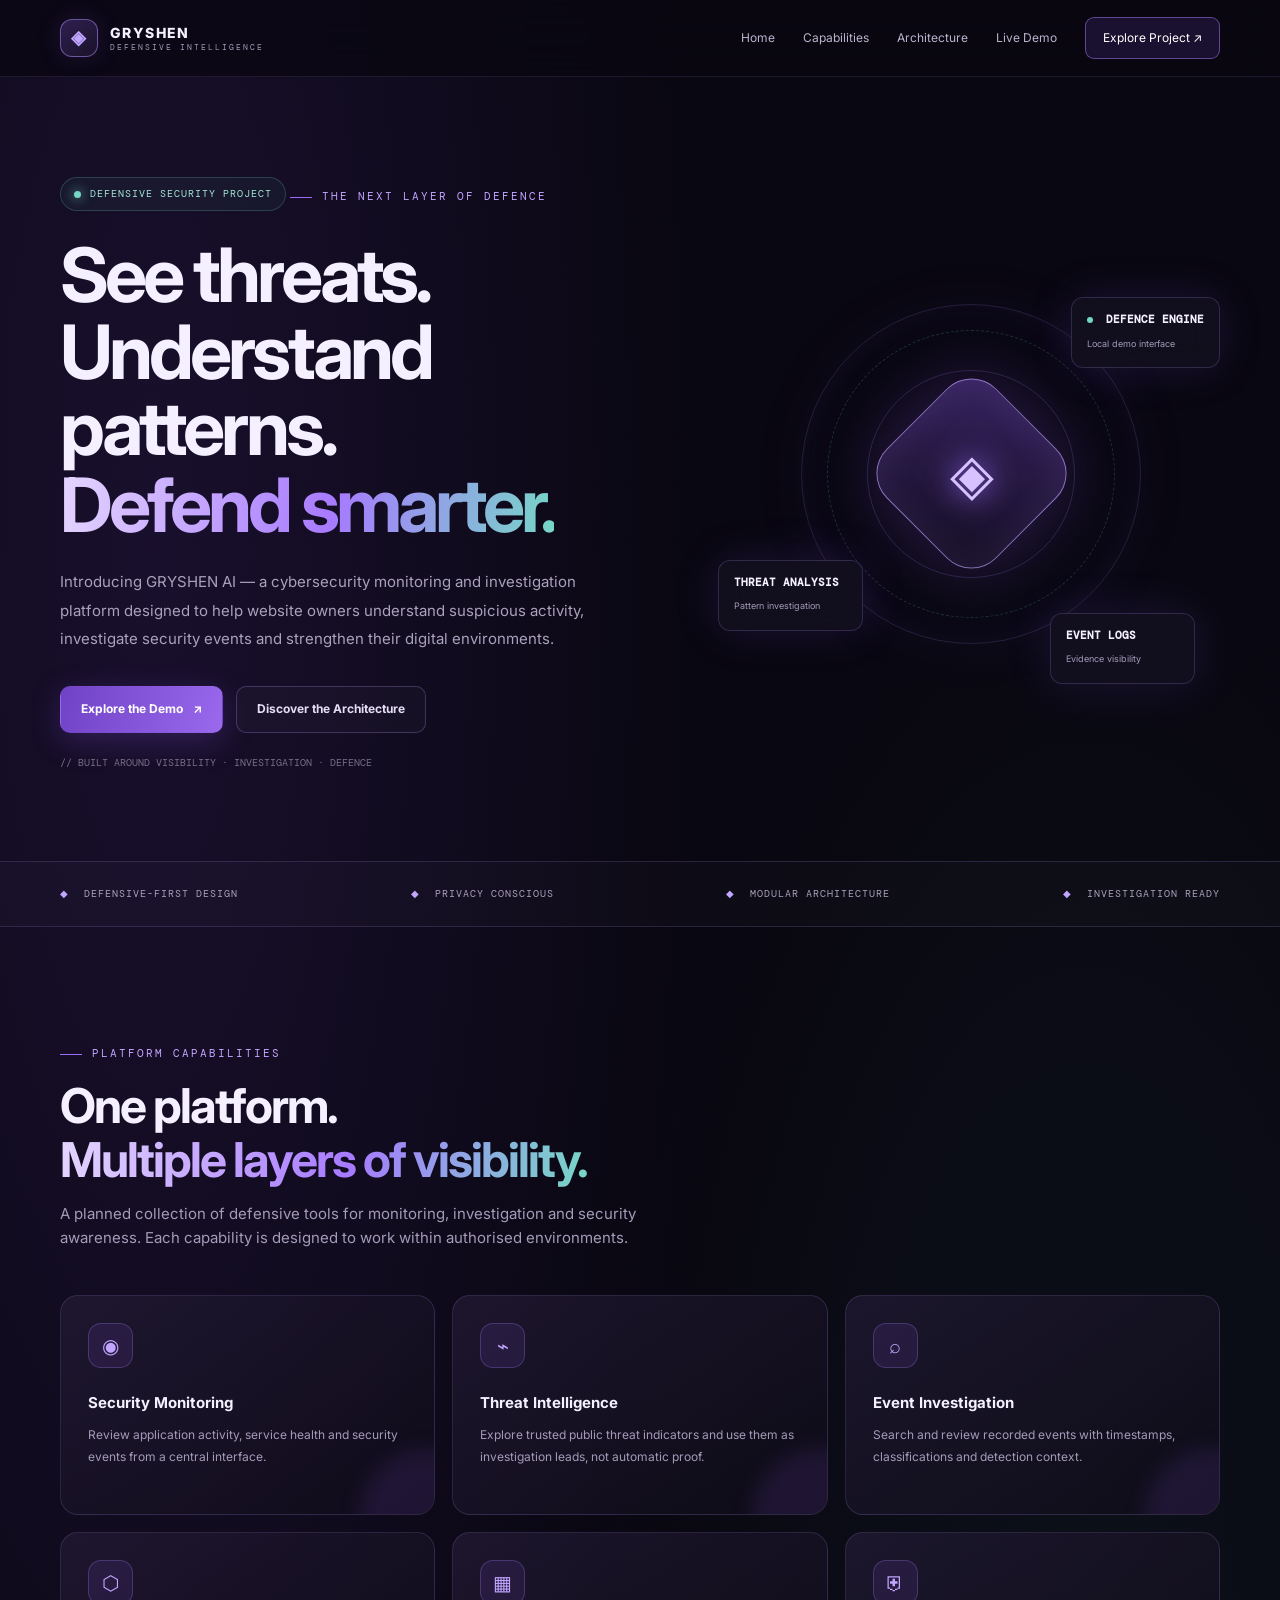
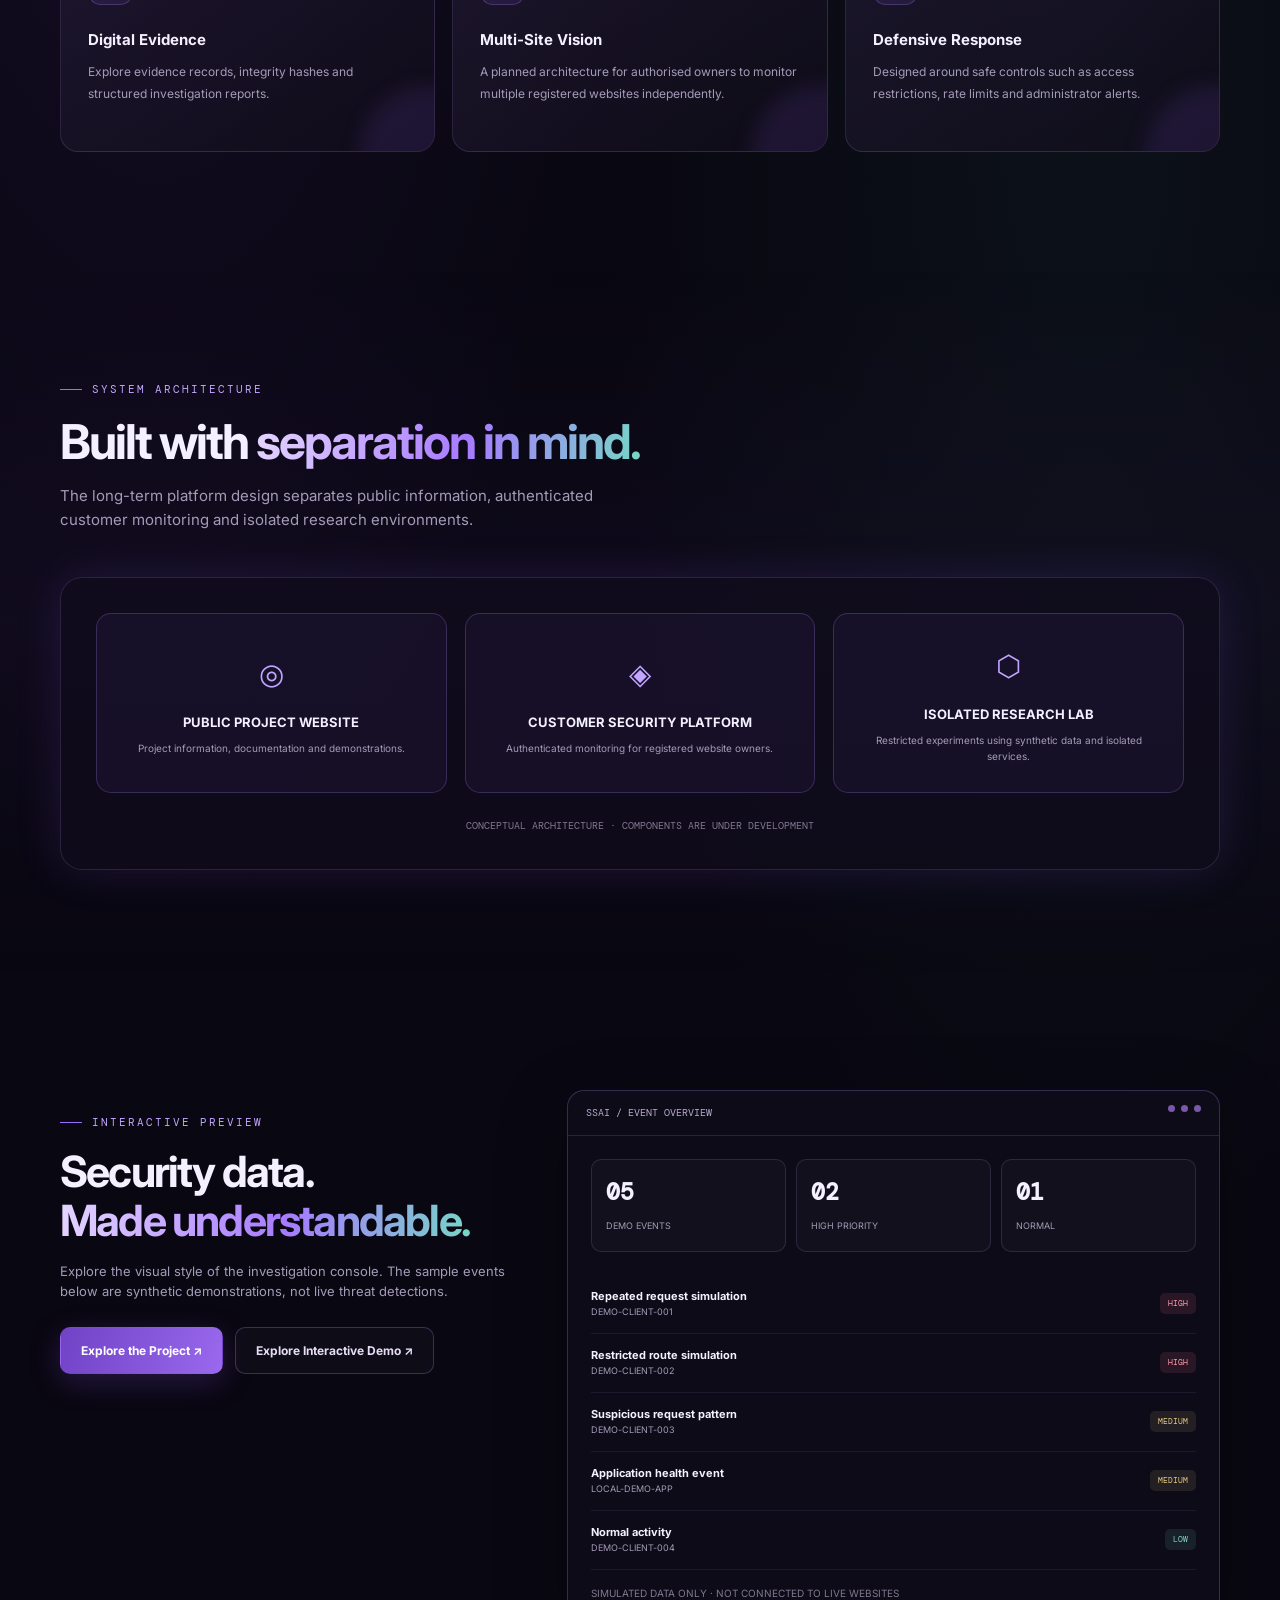
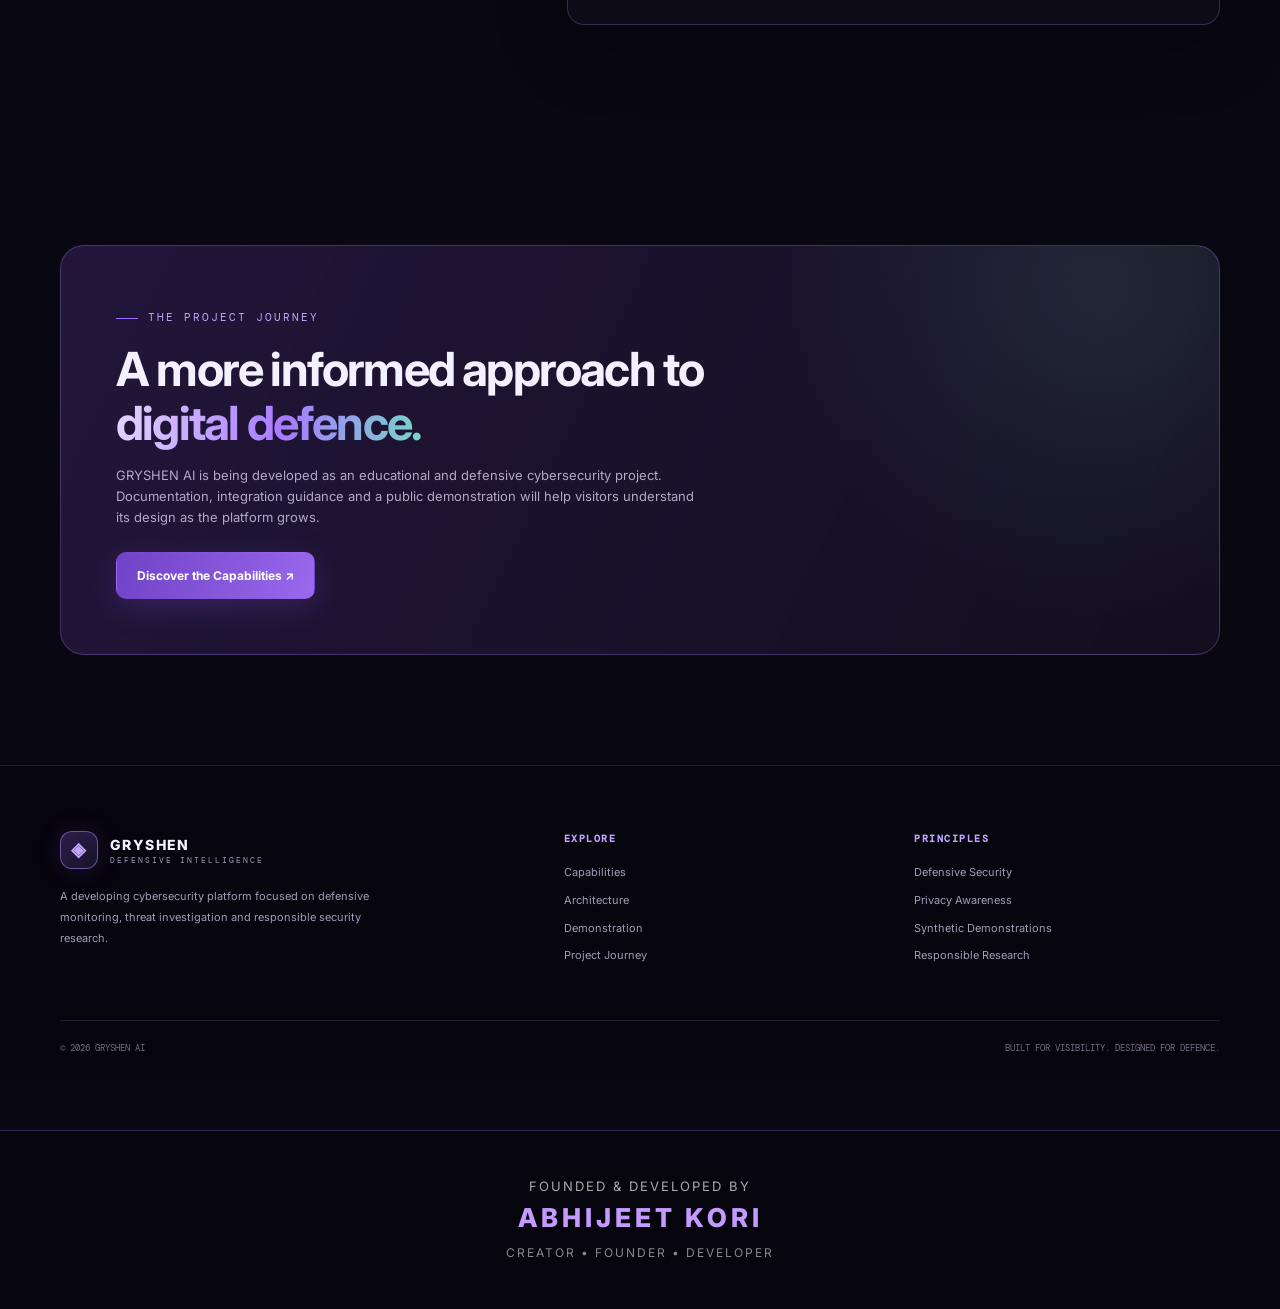
<file: index.html>
<!DOCTYPE html>
<html lang="en">
<head>
    <meta charset="UTF-8">
    <meta name="viewport" content="width=device-width, initial-scale=1.0">
    <meta name="theme-color" content="#090711">
    <meta name="description" content="GRYSHEN AI — a defensive cybersecurity monitoring and threat investigation platform. Explore the architecture, features and interactive demonstration.">
    <title>GRYSHEN AI | Defensive Intelligence Platform</title>

    <link rel="preconnect" href="https://fonts.googleapis.com">
    <link rel="preconnect" href="https://fonts.gstatic.com" crossorigin>
    <link href="https://fonts.googleapis.com/css2?family=DM+Mono:wght@400;500&family=Inter:wght@400;500;600;700;800&display=swap" rel="stylesheet">

    <style>
        :root {
            --bg: #090711;
            --bg-soft: #100d1b;
            --panel: rgba(24, 19, 39, .72);
            --panel-strong: rgba(30, 23, 48, .92);
            --purple: #9b6cff;
            --purple-light: #c2a5ff;
            --purple-dark: #6034b7;
            --teal: #75d6c4;
            --text: #f4f0ff;
            --muted: #a49bb8;
            --line: rgba(184, 153, 255, .16);
            --danger: #ff6d8b;
            --mono: "DM Mono", monospace;
            --sans: "Inter", sans-serif;
            --radius: 18px;
            --glow: 0 0 45px rgba(139, 92, 246, .15);
        }

        * {
            box-sizing: border-box;
            margin: 0;
            padding: 0;
        }

        html {
            scroll-behavior: smooth;
            scroll-padding-top: 90px;
        }

        body {
            min-height: 100vh;
            overflow-x: hidden;
            background:
                radial-gradient(ellipse at 12% 12%, rgba(103, 58, 183, .17), transparent 35%),
                radial-gradient(ellipse at 85% 38%, rgba(43, 117, 105, .09), transparent 32%),
                var(--bg);
            color: var(--text);
            font-family: var(--sans);
            line-height: 1.6;
        }

        body::before {
            content: "";
            position: fixed;
            inset: 0;
            z-index: -1;
            pointer-events: none;
            opacity: .17;
            background-image:
                linear-gradient(rgba(164, 135, 220, .08) 1px, transparent 1px),
                linear-gradient(90deg, rgba(164, 135, 220, .08) 1px, transparent 1px);
            background-size: 54px 54px;
            mask-image: linear-gradient(to bottom, black, transparent 85%);
        }

        a {
            color: inherit;
            text-decoration: none;
        }

        button {
            font: inherit;
        }

        .container {
            width: min(1160px, calc(100% - 44px));
            margin-inline: auto;
        }

        .mono {
            font-family: var(--mono);
        }

        .eyebrow {
            display: inline-flex;
            align-items: center;
            gap: 10px;
            color: var(--purple-light);
            font-family: var(--mono);
            font-size: 11px;
            letter-spacing: 2px;
            text-transform: uppercase;
        }

        .eyebrow::before {
            content: "";
            width: 22px;
            height: 1px;
            background: var(--purple);
        }

        .section {
            padding: 110px 0;
        }

        .section-heading {
            max-width: 680px;
            margin-bottom: 45px;
        }

        .section-heading h2 {
            margin: 16px 0;
            font-size: clamp(30px, 5vw, 48px);
            line-height: 1.12;
            letter-spacing: -2px;
        }

        .section-heading p {
            color: var(--muted);
            max-width: 590px;
            font-size: 15px;
        }

        .gradient-text {
            color: transparent;
            background: linear-gradient(100deg, #e5d6ff, #a77aff 55%, #76d7c6);
            background-clip: text;
            -webkit-background-clip: text;
        }

        /* Navigation */

        .navbar {
            position: sticky;
            top: 0;
            z-index: 100;
            border-bottom: 1px solid rgba(183, 153, 255, .12);
            background: rgba(9, 7, 17, .78);
            backdrop-filter: blur(20px);
            -webkit-backdrop-filter: blur(20px);
        }

        .nav-inner {
            min-height: 76px;
            display: flex;
            justify-content: space-between;
            align-items: center;
            gap: 24px;
        }

        .brand {
            display: flex;
            align-items: center;
            gap: 12px;
            font-size: 14px;
            font-weight: 800;
            letter-spacing: 1.4px;
        }

        .brand-mark {
            width: 38px;
            height: 38px;
            display: grid;
            place-items: center;
            border: 1px solid rgba(183, 145, 255, .5);
            border-radius: 12px;
            color: var(--purple-light);
            background: linear-gradient(145deg, rgba(151, 103, 255, .25), rgba(31, 23, 49, .8));
            box-shadow: 0 0 25px rgba(151, 103, 255, .15);
            font-size: 19px;
        }

        .brand small {
            display: block;
            margin-top: -3px;
            color: var(--muted);
            font-family: var(--mono);
            font-size: 8px;
            font-weight: 400;
            letter-spacing: 2px;
        }

        .nav-links {
            display: flex;
            align-items: center;
            gap: 28px;
        }

        .nav-links a {
            color: #bcb3ce;
            font-size: 12px;
            transition: color .2s ease;
        }

        .nav-links a:hover {
            color: white;
        }

        .nav-cta {
            padding: 10px 17px;
            border: 1px solid rgba(172, 133, 255, .48);
            border-radius: 9px;
            color: white !important;
            background: rgba(129, 81, 221, .15);
        }

        .menu-toggle {
            display: none;
            border: 1px solid var(--line);
            border-radius: 9px;
            padding: 9px 12px;
            background: var(--panel);
            color: white;
            cursor: pointer;
        }

        /* Hero */

        .hero {
            position: relative;
            min-height: 690px;
            display: flex;
            align-items: center;
            padding: 100px 0 90px;
        }

        .hero-grid {
            display: grid;
            grid-template-columns: 1.1fr .9fr;
            align-items: center;
            gap: 55px;
        }

        .status-pill {
            display: inline-flex;
            align-items: center;
            gap: 9px;
            padding: 8px 13px;
            margin-bottom: 26px;
            border: 1px solid rgba(117, 214, 196, .22);
            border-radius: 100px;
            color: #a4e6d8;
            background: rgba(64, 149, 129, .08);
            font-family: var(--mono);
            font-size: 10px;
            letter-spacing: 1px;
        }

        .status-dot {
            width: 7px;
            height: 7px;
            border-radius: 50%;
            background: var(--teal);
            box-shadow: 0 0 12px var(--teal);
        }

        .hero h1 {
            max-width: 720px;
            font-size: clamp(43px, 6.4vw, 75px);
            line-height: 1.02;
            letter-spacing: -4px;
        }

        .hero-copy {
            max-width: 550px;
            margin: 25px 0 32px;
            color: #aaa1bc;
            font-size: 15px;
            line-height: 1.9;
        }

        .hero-actions {
            display: flex;
            flex-wrap: wrap;
            gap: 13px;
        }

        .btn {
            display: inline-flex;
            justify-content: center;
            align-items: center;
            gap: 10px;
            min-height: 47px;
            padding: 0 20px;
            border: 1px solid transparent;
            border-radius: 10px;
            font-size: 12px;
            font-weight: 700;
            transition: .25s ease;
            cursor: pointer;
        }

        .btn-primary {
            color: white;
            background: linear-gradient(110deg, #7042c6, #9a69ed);
            box-shadow: 0 8px 30px rgba(126, 77, 219, .25);
        }

        .btn-primary:hover {
            transform: translateY(-3px);
            box-shadow: 0 12px 35px rgba(126, 77, 219, .4);
        }

        .btn-secondary {
            border-color: rgba(184, 153, 255, .25);
            color: #e5dcf6;
            background: rgba(255, 255, 255, .025);
        }

        .btn-secondary:hover {
            border-color: var(--purple);
            background: rgba(151, 103, 255, .1);
        }

        .hero-note {
            margin-top: 22px;
            color: #776e88;
            font-family: var(--mono);
            font-size: 10px;
        }

        /* Hero visual */

        .visual-wrap {
            position: relative;
            min-height: 430px;
            display: grid;
            place-items: center;
        }

        .orbital {
            position: absolute;
            width: 340px;
            height: 340px;
            border: 1px solid rgba(171, 135, 255, .18);
            border-radius: 50%;
            box-shadow: inset 0 0 55px rgba(128, 78, 221, .07), 0 0 60px rgba(128, 78, 221, .06);
        }

        .orbital::before,
        .orbital::after {
            content: "";
            position: absolute;
            inset: 25px;
            border: 1px dashed rgba(117, 214, 196, .2);
            border-radius: 50%;
        }

        .orbital::after {
            inset: 65px;
            border-style: solid;
            border-color: rgba(171, 135, 255, .2);
        }

        .core {
            position: relative;
            z-index: 2;
            width: 155px;
            height: 155px;
            display: grid;
            place-items: center;
            border: 1px solid rgba(194, 165, 255, .65);
            border-radius: 35px;
            background: linear-gradient(145deg, rgba(126, 78, 219, .4), rgba(20, 15, 34, .95));
            box-shadow: 0 0 75px rgba(145, 91, 243, .28), inset 0 0 35px rgba(185, 147, 255, .1);
            transform: rotate(45deg);
        }

        .core span {
            transform: rotate(-45deg);
            font-size: 57px;
            color: #d7c2ff;
            text-shadow: 0 0 30px #9b6cff;
        }

        .float-card {
            position: absolute;
            z-index: 3;
            min-width: 145px;
            padding: 13px 15px;
            border: 1px solid rgba(181, 148, 255, .2);
            border-radius: 12px;
            background: rgba(20, 16, 32, .82);
            backdrop-filter: blur(14px);
            box-shadow: var(--glow);
        }

        .float-card strong {
            display: block;
            font-family: var(--mono);
            font-size: 11px;
        }

        .float-card small {
            color: var(--muted);
            font-size: 9px;
        }

        .float-one { top: 38px; right: 0; }
        .float-two { bottom: 58px; left: -5px; }
        .float-three { bottom: 5px; right: 25px; }

        .float-indicator {
            display: inline-block;
            width: 6px;
            height: 6px;
            margin-right: 6px;
            border-radius: 50%;
            background: var(--teal);
        }

        /* Trust strip */

        .trust-strip {
            border-block: 1px solid var(--line);
            background: rgba(255, 255, 255, .018);
        }

        .trust-inner {
            display: flex;
            justify-content: space-between;
            align-items: center;
            gap: 20px;
            padding: 24px 0;
            flex-wrap: wrap;
        }

        .trust-item {
            color: #aaa0bc;
            font-family: var(--mono);
            font-size: 10px;
            letter-spacing: 1px;
        }

        .trust-item span {
            color: var(--purple-light);
            margin-right: 8px;
        }

        /* Feature cards */

        .features-grid {
            display: grid;
            grid-template-columns: repeat(3, 1fr);
            gap: 17px;
        }

        .feature-card {
            position: relative;
            overflow: hidden;
            min-height: 220px;
            padding: 27px;
            border: 1px solid var(--line);
            border-radius: var(--radius);
            background: linear-gradient(145deg, rgba(34, 26, 52, .75), rgba(15, 12, 24, .75));
            transition: .3s ease;
        }

        .feature-card::after {
            content: "";
            position: absolute;
            width: 140px;
            height: 140px;
            right: -65px;
            bottom: -75px;
            border-radius: 50%;
            background: rgba(145, 91, 243, .12);
            filter: blur(10px);
        }

        .feature-card:hover {
            transform: translateY(-5px);
            border-color: rgba(169, 128, 255, .5);
            box-shadow: var(--glow);
        }

        .feature-icon {
            width: 45px;
            height: 45px;
            display: grid;
            place-items: center;
            margin-bottom: 23px;
            border: 1px solid rgba(170, 130, 255, .25);
            border-radius: 13px;
            color: var(--purple-light);
            background: rgba(145, 91, 243, .11);
            font-size: 20px;
        }

        .feature-card h3 {
            margin-bottom: 9px;
            font-size: 15px;
        }

        .feature-card p {
            color: var(--muted);
            font-size: 12px;
            line-height: 1.8;
        }

        /* Architecture */

        .architecture {
            background: linear-gradient(180deg, transparent, rgba(94, 58, 153, .07), transparent);
        }

        .architecture-panel {
            padding: 35px;
            border: 1px solid var(--line);
            border-radius: 22px;
            background: rgba(17, 13, 29, .75);
            box-shadow: var(--glow);
        }

        .architecture-flow {
            display: grid;
            grid-template-columns: repeat(3, 1fr);
            gap: 18px;
            align-items: stretch;
        }

        .architecture-node {
            min-height: 180px;
            display: flex;
            flex-direction: column;
            justify-content: center;
            align-items: center;
            text-align: center;
            padding: 22px;
            border: 1px solid rgba(175, 140, 255, .23);
            border-radius: 15px;
            background: rgba(120, 76, 190, .08);
        }

        .architecture-node .node-icon {
            margin-bottom: 15px;
            color: var(--purple-light);
            font-size: 29px;
        }

        .architecture-node h3 {
            font-size: 13px;
        }

        .architecture-node p {
            margin-top: 7px;
            color: var(--muted);
            font-size: 10px;
        }

        .architecture-caption {
            margin-top: 25px;
            color: #827891;
            text-align: center;
            font-family: var(--mono);
            font-size: 10px;
        }

        /* Demonstration */

        .demo-grid {
            display: grid;
            grid-template-columns: .85fr 1.15fr;
            gap: 25px;
            align-items: stretch;
        }

        .demo-intro {
            padding: 15px 0;
        }

        .demo-intro h2 {
            margin: 15px 0;
            font-size: clamp(30px, 4vw, 43px);
            line-height: 1.15;
            letter-spacing: -1.8px;
        }

        .demo-intro p {
            color: var(--muted);
            font-size: 13px;
        }

        .demo-window {
            overflow: hidden;
            border: 1px solid rgba(176, 143, 255, .25);
            border-radius: 17px;
            background: rgba(15, 12, 24, .93);
            box-shadow: 0 20px 70px rgba(0, 0, 0, .3);
        }

        .window-top {
            display: flex;
            justify-content: space-between;
            padding: 14px 18px;
            border-bottom: 1px solid var(--line);
            color: #b7a9d0;
            font-family: var(--mono);
            font-size: 10px;
        }

        .window-dots {
            display: flex;
            gap: 6px;
        }

        .window-dots i {
            width: 7px;
            height: 7px;
            border-radius: 50%;
            background: #7957a9;
        }

        .demo-content {
            padding: 23px;
        }

        .demo-stats {
            display: grid;
            grid-template-columns: repeat(3, 1fr);
            gap: 10px;
            margin-bottom: 23px;
        }

        .demo-stat {
            padding: 14px;
            border: 1px solid var(--line);
            border-radius: 10px;
            background: rgba(255, 255, 255, .025);
        }

        .demo-stat strong {
            display: block;
            font-family: var(--mono);
            font-size: 23px;
        }

        .demo-stat small {
            color: var(--muted);
            font-size: 9px;
        }

        .event-row {
            display: flex;
            justify-content: space-between;
            gap: 15px;
            padding: 13px 0;
            border-bottom: 1px solid rgba(184, 153, 255, .09);
            font-size: 11px;
        }

        .event-row:last-child {
            border: 0;
        }

        .event-row small {
            display: block;
            color: var(--muted);
            font-size: 9px;
        }

        .severity {
            align-self: center;
            padding: 4px 8px;
            border-radius: 5px;
            font-family: var(--mono);
            font-size: 8px;
        }

        .severity.high {
            color: #ff9bae;
            background: rgba(255, 109, 139, .12);
        }

        .severity.medium {
            color: #e8ca88;
            background: rgba(232, 202, 136, .1);
        }

        .severity.low {
            color: #83d9c8;
            background: rgba(117, 214, 196, .1);
        }

        .demo-disclaimer {
            margin-top: 15px;
            color: #827891;
            font-size: 10px;
        }

        /* Adoption */

        .adoption-card {
            position: relative;
            overflow: hidden;
            padding: 55px;
            border: 1px solid rgba(173, 137, 255, .28);
            border-radius: 24px;
            background:
                radial-gradient(circle at 90% 10%, rgba(117, 214, 196, .12), transparent 30%),
                linear-gradient(115deg, rgba(94, 56, 155, .3), rgba(20, 15, 32, .92));
        }

        .adoption-card h2 {
            max-width: 650px;
            margin: 15px 0;
            font-size: clamp(30px, 4.5vw, 47px);
            line-height: 1.15;
            letter-spacing: -1.8px;
        }

        .adoption-card p {
            max-width: 590px;
            margin-bottom: 25px;
            color: #b3a9c4;
            font-size: 13px;
        }

        /* Footer */

        footer {
            padding: 65px 0 25px;
            border-top: 1px solid var(--line);
            background: rgba(5, 4, 10, .45);
        }

        .footer-grid {
            display: grid;
            grid-template-columns: 1.5fr 1fr 1fr;
            gap: 45px;
            padding-bottom: 45px;
        }

        .footer-about p {
            max-width: 340px;
            margin-top: 17px;
            color: var(--muted);
            font-size: 11px;
            line-height: 1.9;
        }

        .footer-column h4 {
            margin-bottom: 17px;
            font-family: var(--mono);
            font-size: 10px;
            letter-spacing: 1.5px;
            color: var(--purple-light);
        }

        .footer-column a {
            display: block;
            margin: 10px 0;
            color: var(--muted);
            font-size: 11px;
        }

        .footer-column a:hover {
            color: white;
        }

        .footer-bottom {
            display: flex;
            justify-content: space-between;
            gap: 15px;
            padding-top: 20px;
            border-top: 1px solid var(--line);
            color: #756d83;
            font-family: var(--mono);
            font-size: 9px;
        }

        /* Motion */

        .reveal {
            opacity: 0;
            transform: translateY(22px);
            transition: opacity .7s ease, transform .7s ease;
        }

        .reveal.visible {
            opacity: 1;
            transform: translateY(0);
        }

        @keyframes pulse {
            0%, 100% { box-shadow: 0 0 12px rgba(117, 214, 196, .4); }
            50% { box-shadow: 0 0 23px rgba(117, 214, 196, .9); }
        }

        .status-dot {
            animation: pulse 2s infinite;
        }

        @keyframes orbit {
            from { transform: rotate(0deg); }
            to { transform: rotate(360deg); }
        }

        .orbital::before {
            animation: orbit 35s linear infinite;
        }

        /* Responsive */

        @media (max-width: 850px) {
            .hero-grid,
            .demo-grid {
                grid-template-columns: 1fr;
            }

            .hero {
                padding-top: 75px;
            }

            .visual-wrap {
                min-height: 390px;
            }

            .features-grid {
                grid-template-columns: repeat(2, 1fr);
            }

            .nav-links {
                gap: 15px;
            }
        }

        @media (max-width: 620px) {
            .container {
                width: min(100% - 30px, 1160px);
            }

            .nav-inner {
                min-height: 68px;
            }

            .menu-toggle {
                display: block;
            }

            .nav-links {
                position: absolute;
                top: 68px;
                left: 0;
                right: 0;
                display: none;
                flex-direction: column;
                align-items: stretch;
                gap: 0;
                padding: 12px 22px 20px;
                border-bottom: 1px solid var(--line);
                background: rgba(10, 7, 18, .98);
            }

            .nav-links.open {
                display: flex;
            }

            .nav-links a {
                padding: 12px 0;
            }

            .nav-cta {
                text-align: center;
            }

            .hero {
                min-height: auto;
                padding: 70px 0 45px;
            }

            .hero h1 {
                letter-spacing: -2.5px;
            }

            .visual-wrap {
                min-height: 340px;
                transform: scale(.88);
            }

            .orbital {
                width: 290px;
                height: 290px;
            }

            .section {
                padding: 75px 0;
            }

            .features-grid,
            .architecture-flow {
                grid-template-columns: 1fr;
            }

            .architecture-panel {
                padding: 17px;
            }

            .adoption-card {
                padding: 30px 23px;
            }

            .footer-grid {
                grid-template-columns: 1fr 1fr;
                gap: 30px;
            }

            .footer-about {
                grid-column: 1 / -1;
            }

            .footer-bottom {
                flex-direction: column;
            }
        }

        @media (prefers-reduced-motion: reduce) {
            *, *::before, *::after {
                scroll-behavior: auto !important;
                animation-duration: .01ms !important;
                animation-iteration-count: 1 !important;
                transition-duration: .01ms !important;
            }

            .reveal {
                opacity: 1;
                transform: none;
            }
        }
        /* FOUNDER CREDIT */

.founder-credit {
    text-align: center;
    padding: 45px 20px;
    margin-top: 50px;
    border-top: 1px solid rgba(180, 130, 255, 0.25);
}

.founder-credit p {
    color: #aaa;
    letter-spacing: 2px;
    font-size: 13px;
}

.founder-credit h2 {
    color: #c49aff;
    letter-spacing: 4px;
    font-size: 26px;
    font-weight: 800;
}

.founder-credit span {
    color: #888;
    font-size: 12px;
    letter-spacing: 2px;
}
    </style>
</head>

<body>

    <!-- NAVIGATION -->
    <header class="navbar">
        <div class="container nav-inner">
            <a href="#home" class="brand">
                <span class="brand-mark">◈</span>
                <span>
                    GRYSHEN
                    <small>DEFENSIVE INTELLIGENCE</small>
                </span>
            </a>

            <button class="menu-toggle" id="menuToggle" aria-label="Toggle navigation" aria-expanded="false">
                ☰
            </button>

            <nav class="nav-links" id="navLinks">
                <a href="#home">Home</a>
                <a href="#features">Capabilities</a>
                <a href="#architecture">Architecture</a>
                <a href="#demo">Live Demo</a>
                <a href="#adoption" class="nav-cta">Explore Project ↗</a>
            </nav>
        </div>
    </header>

    <main>

        <!-- HERO -->
        <section class="hero" id="home">
            <div class="container hero-grid">

                <div class="hero-content">
                    <div class="status-pill">
                        <span class="status-dot"></span>
                        DEFENSIVE SECURITY PROJECT
                    </div>

                    <div class="eyebrow">THE NEXT LAYER OF DEFENCE</div>

                    <h1>
                        See threats.<br>
                        Understand patterns.<br>
                        <span class="gradient-text">Defend smarter.</span>
                    </h1>

                    <p class="hero-copy">
                        Introducing GRYSHEN AI — a cybersecurity
                        monitoring and investigation platform designed to
                        help website owners understand suspicious activity,
                        investigate security events and strengthen their
                        digital environments.
                    </p>

                    <div class="hero-actions">
                        <a href="#demo" class="btn btn-primary">
                            Explore the Demo <span>↗</span>
                        </a>
                        <a href="#architecture" class="btn btn-secondary">
                            Discover the Architecture
                        </a>
                    </div>

                    <p class="hero-note">
                        // BUILT AROUND VISIBILITY · INVESTIGATION · DEFENCE
                    </p>
                </div>

                <div class="visual-wrap" aria-label="Abstract cybersecurity visual">
                    <div class="orbital"></div>

                    <div class="core">
                        <span>◈</span>
                    </div>

                    <div class="float-card float-one">
                        <strong><span class="float-indicator"></span> DEFENCE ENGINE</strong>
                        <small>Local demo interface</small>
                    </div>

                    <div class="float-card float-two">
                        <strong>THREAT ANALYSIS</strong>
                        <small>Pattern investigation</small>
                    </div>

                    <div class="float-card float-three">
                        <strong>EVENT LOGS</strong>
                        <small>Evidence visibility</small>
                    </div>
                </div>

            </div>
        </section>

        <!-- TRUST STRIP -->
        <div class="trust-strip">
            <div class="container trust-inner">
                <div class="trust-item"><span>◆</span> DEFENSIVE-FIRST DESIGN</div>
                <div class="trust-item"><span>◆</span> PRIVACY CONSCIOUS</div>
                <div class="trust-item"><span>◆</span> MODULAR ARCHITECTURE</div>
                <div class="trust-item"><span>◆</span> INVESTIGATION READY</div>
            </div>
        </div>

        <!-- FEATURES -->
        <section class="section" id="features">
            <div class="container">

                <div class="section-heading reveal">
                    <div class="eyebrow">PLATFORM CAPABILITIES</div>
                    <h2>One platform.<br><span class="gradient-text">Multiple layers of visibility.</span></h2>
                    <p>
                        A planned collection of defensive tools for monitoring,
                        investigation and security awareness. Each capability
                        is designed to work within authorised environments.
                    </p>
                </div>

                <div class="features-grid">

                    <article class="feature-card reveal">
                        <div class="feature-icon">◉</div>
                        <h3>Security Monitoring</h3>
                        <p>Review application activity, service health and security events from a central interface.</p>
                    </article>

                    <article class="feature-card reveal">
                        <div class="feature-icon">⌁</div>
                        <h3>Threat Intelligence</h3>
                        <p>Explore trusted public threat indicators and use them as investigation leads, not automatic proof.</p>
                    </article>

                    <article class="feature-card reveal">
                        <div class="feature-icon">⌕</div>
                        <h3>Event Investigation</h3>
                        <p>Search and review recorded events with timestamps, classifications and detection context.</p>
                    </article>

                    <article class="feature-card reveal">
                        <div class="feature-icon">⬡</div>
                        <h3>Digital Evidence</h3>
                        <p>Explore evidence records, integrity hashes and structured investigation reports.</p>
                    </article>

                    <article class="feature-card reveal">
                        <div class="feature-icon">▦</div>
                        <h3>Multi-Site Vision</h3>
                        <p>A planned architecture for authorised owners to monitor multiple registered websites independently.</p>
                    </article>

                    <article class="feature-card reveal">
                        <div class="feature-icon">⛨</div>
                        <h3>Defensive Response</h3>
                        <p>Designed around safe controls such as access restrictions, rate limits and administrator alerts.</p>
                    </article>

                </div>
            </div>
        </section>

        <!-- ARCHITECTURE -->
        <section class="section architecture" id="architecture">
            <div class="container">

                <div class="section-heading reveal">
                    <div class="eyebrow">SYSTEM ARCHITECTURE</div>
                    <h2>Built with <span class="gradient-text">separation in mind.</span></h2>
                    <p>
                        The long-term platform design separates public information,
                        authenticated customer monitoring and isolated research
                        environments.
                    </p>
                </div>

                <div class="architecture-panel reveal">
                    <div class="architecture-flow">

                        <div class="architecture-node">
                            <div class="node-icon">◎</div>
                            <h3>PUBLIC PROJECT WEBSITE</h3>
                            <p>Project information, documentation and demonstrations.</p>
                        </div>

                        <div class="architecture-node">
                            <div class="node-icon">◈</div>
                            <h3>CUSTOMER SECURITY PLATFORM</h3>
                            <p>Authenticated monitoring for registered website owners.</p>
                        </div>

                        <div class="architecture-node">
                            <div class="node-icon">⬡</div>
                            <h3>ISOLATED RESEARCH LAB</h3>
                            <p>Restricted experiments using synthetic data and isolated services.</p>
                        </div>

                    </div>

                    <p class="architecture-caption">
                        CONCEPTUAL ARCHITECTURE · COMPONENTS ARE UNDER DEVELOPMENT
                    </p>
                </div>

            </div>
        </section>

        <!-- DEMO -->
        <section class="section" id="demo">
            <div class="container demo-grid">

                <div class="demo-intro reveal">
                    <div class="eyebrow">INTERACTIVE PREVIEW</div>
                    <h2>Security data.<br><span class="gradient-text">Made understandable.</span></h2>
                    <p>
                        Explore the visual style of the investigation console.
                        The sample events below are synthetic demonstrations,
                        not live threat detections.
                    </p>

                    <div style="margin-top:25px; display:flex; gap:12px; flex-wrap:wrap">
    <a href="#adoption" class="btn btn-primary">
        Explore the Project ↗
    </a>

    <a href="demo.html" class="btn btn-secondary">
        Explore Interactive Demo ↗
    </a>
</div>
                </div>

                <div class="demo-window reveal">
                    <div class="window-top">
                        <span>SSAI / EVENT OVERVIEW</span>
                        <span class="window-dots"><i></i><i></i><i></i></span>
                    </div>

                    <div class="demo-content">

                        <div class="demo-stats">
                            <div class="demo-stat">
                                <strong>05</strong>
                                <small>DEMO EVENTS</small>
                            </div>
                            <div class="demo-stat">
                                <strong>02</strong>
                                <small>HIGH PRIORITY</small>
                            </div>
                            <div class="demo-stat">
                                <strong>01</strong>
                                <small>NORMAL</small>
                            </div>
                        </div>

                        <div class="event-row">
                            <div>
                                <strong>Repeated request simulation</strong>
                                <small>DEMO-CLIENT-001</small>
                            </div>
                            <span class="severity high">HIGH</span>
                        </div>

                        <div class="event-row">
                            <div>
                                <strong>Restricted route simulation</strong>
                                <small>DEMO-CLIENT-002</small>
                            </div>
                            <span class="severity high">HIGH</span>
                        </div>

                        <div class="event-row">
                            <div>
                                <strong>Suspicious request pattern</strong>
                                <small>DEMO-CLIENT-003</small>
                            </div>
                            <span class="severity medium">MEDIUM</span>
                        </div>

                        <div class="event-row">
                            <div>
                                <strong>Application health event</strong>
                                <small>LOCAL-DEMO-APP</small>
                            </div>
                            <span class="severity medium">MEDIUM</span>
                        </div>

                        <div class="event-row">
                            <div>
                                <strong>Normal activity</strong>
                                <small>DEMO-CLIENT-004</small>
                            </div>
                            <span class="severity low">LOW</span>
                        </div>

                        <p class="demo-disclaimer">
                            SIMULATED DATA ONLY · NOT CONNECTED TO LIVE WEBSITES
                        </p>

                    </div>
                </div>

            </div>
        </section>

        <!-- ADOPTION -->
        <section class="section" id="adoption">
            <div class="container">
                <div class="adoption-card reveal">
                    <div class="eyebrow">THE PROJECT JOURNEY</div>

                    <h2>
                        A more informed approach to
                        <span class="gradient-text">digital defence.</span>
                    </h2>

                    <p>
                        GRYSHEN AI is being developed as an educational
                        and defensive cybersecurity project. Documentation,
                        integration guidance and a public demonstration will
                        help visitors understand its design as the platform grows.
                    </p>

                    <a href="#features" class="btn btn-primary">
                        Discover the Capabilities ↗
                    </a>
                </div>
            </div>
        </section>

    </main>

    <!-- FOOTER -->
    <footer>
        <div class="container">

            <div class="footer-grid">

                <div class="footer-about">
                    <a href="#home" class="brand">
                        <span class="brand-mark">◈</span>
                        <span>
                            GRYSHEN
                            <small>DEFENSIVE INTELLIGENCE</small>
                        </span>
                    </a>

                    <p>
                        A developing cybersecurity platform focused on
                        defensive monitoring, threat investigation and
                        responsible security research.
                    </p>
                </div>

                <div class="footer-column">
                    <h4>EXPLORE</h4>
                    <a href="#features">Capabilities</a>
                    <a href="#architecture">Architecture</a>
                    <a href="#demo">Demonstration</a>
                    <a href="#adoption">Project Journey</a>
                </div>

                <div class="footer-column">
                    <h4>PRINCIPLES</h4>
                    <a href="#architecture">Defensive Security</a>
                    <a href="#features">Privacy Awareness</a>
                    <a href="#demo">Synthetic Demonstrations</a>
                    <a href="#home">Responsible Research</a>
                </div>

            </div>

            <div class="footer-bottom">
                <span>© <span id="year"></span> GRYSHEN AI</span>
                <span>BUILT FOR VISIBILITY. DESIGNED FOR DEFENCE.</span>
            </div>

        </div>
    </footer>

    <script>
        // Mobile navigation
        const menuToggle = document.getElementById("menuToggle");
        const navLinks = document.getElementById("navLinks");

        menuToggle.addEventListener("click", () => {
            const isOpen = navLinks.classList.toggle("open");
            menuToggle.setAttribute("aria-expanded", String(isOpen));
            menuToggle.textContent = isOpen ? "✕" : "☰";
        });

        // Close menu after selecting a link
        navLinks.querySelectorAll("a").forEach(link => {
            link.addEventListener("click", () => {
                navLinks.classList.remove("open");
                menuToggle.setAttribute("aria-expanded", "false");
                menuToggle.textContent = "☰";
            });
        });

        // Reveal sections while scrolling
        const revealElements = document.querySelectorAll(".reveal");

        if ("IntersectionObserver" in window) {
            const observer = new IntersectionObserver(entries => {
                entries.forEach(entry => {
                    if (entry.isIntersecting) {
                        entry.target.classList.add("visible");
                        observer.unobserve(entry.target);
                    }
                });
            }, { threshold: 0.12 });

            revealElements.forEach(element => observer.observe(element));
        } else {
            revealElements.forEach(element => element.classList.add("visible"));
        }

        // Current year
        document.getElementById("year").textContent =
            new Date().getFullYear();
    </script>

<footer class="founder-credit">
    <p>FOUNDED & DEVELOPED BY</p>
    <h2>ABHIJEET KORI</h2>
    <span>CREATOR • FOUNDER • DEVELOPER</span>
</footer>


</body>
</html>
</file>
